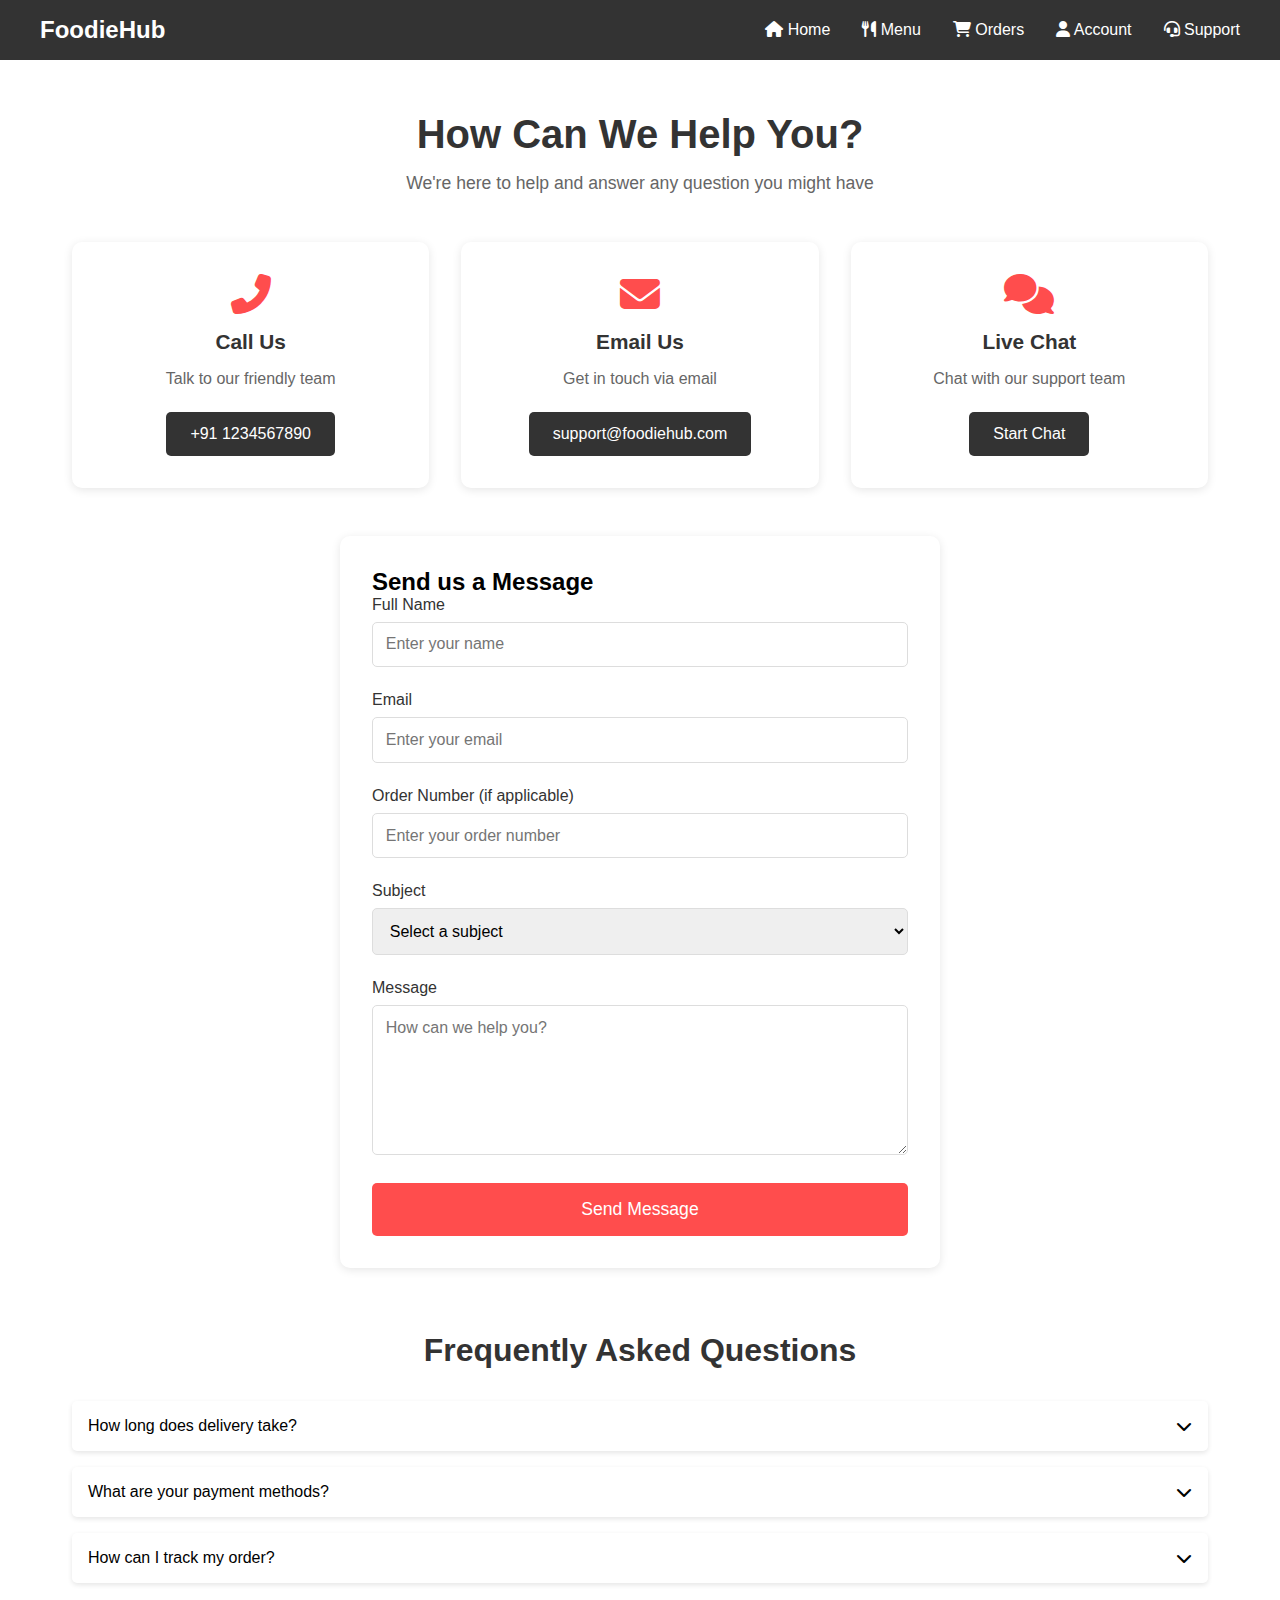
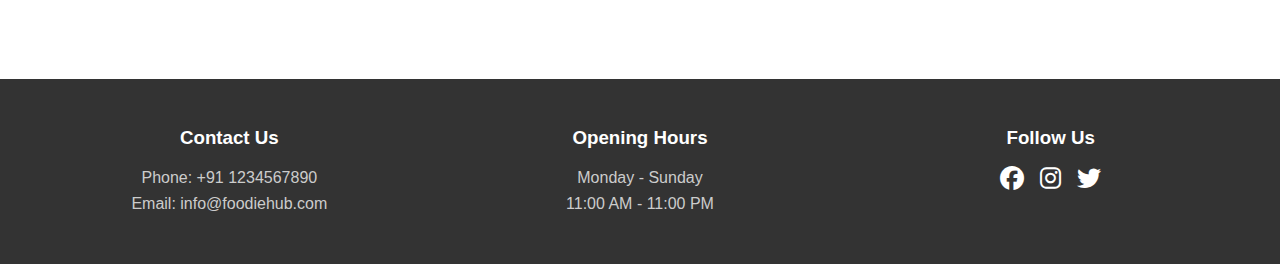
<file: support.html>
<!DOCTYPE html>
<html lang="en">
<head>
    <meta charset="UTF-8">
    <meta name="viewport" content="width=device-width, initial-scale=1.0">
    <title>Support - FoodieHub</title>
    <link rel="stylesheet" href="https://cdnjs.cloudflare.com/ajax/libs/font-awesome/6.5.1/css/all.min.css">
    <link rel="stylesheet" href="navbar.css">
    <link rel="stylesheet" href="index.css">
    <style>
        .support-container {
            margin-top: 80px;
            padding: 2rem;
            max-width: 1200px;
            margin-left: auto;
            margin-right: auto;
        }

        .support-header {
            text-align: center;
            margin-bottom: 3rem;
        }

        .support-title {
            font-size: 2.5rem;
            color: #333;
            margin-bottom: 1rem;
        }

        .support-description {
            color: #666;
            font-size: 1.1rem;
        }

        .support-grid {
            display: grid;
            grid-template-columns: repeat(auto-fit, minmax(300px, 1fr));
            gap: 2rem;
            margin-bottom: 3rem;
        }

        .support-card {
            background: white;
            padding: 2rem;
            border-radius: 10px;
            box-shadow: 0 2px 10px rgba(0,0,0,0.1);
            text-align: center;
            transition: transform 0.3s ease;
        }

        .support-card:hover {
            transform: translateY(-5px);
        }

        .support-card i {
            font-size: 2.5rem;
            color: #ff4d4d;
            margin-bottom: 1rem;
        }

        .support-card h3 {
            font-size: 1.3rem;
            color: #333;
            margin-bottom: 1rem;
        }

        .support-card p {
            color: #666;
            margin-bottom: 1.5rem;
        }

        .support-link {
            display: inline-block;
            padding: 0.8rem 1.5rem;
            background: #333;
            color: white;
            text-decoration: none;
            border-radius: 5px;
            transition: background-color 0.3s ease;
        }

        .support-link:hover {
            background: #444;
        }

        .contact-form {
            max-width: 600px;
            margin: 0 auto;
            padding: 2rem;
            background: white;
            border-radius: 10px;
            box-shadow: 0 2px 10px rgba(0,0,0,0.1);
        }

        .form-group {
            margin-bottom: 1.5rem;
        }

        .form-group label {
            display: block;
            margin-bottom: 0.5rem;
            color: #333;
            font-weight: 500;
        }

        .form-group input,
        .form-group textarea,
        .form-group select {
            width: 100%;
            padding: 0.8rem;
            border: 1px solid #ddd;
            border-radius: 5px;
            font-size: 1rem;
        }

        .form-group textarea {
            height: 150px;
            resize: vertical;
        }

        .submit-btn {
            width: 100%;
            padding: 1rem;
            background: #ff4d4d;
            color: white;
            border: none;
            border-radius: 5px;
            font-size: 1.1rem;
            cursor: pointer;
            transition: background-color 0.3s ease;
        }

        .submit-btn:hover {
            background: #ff3333;
        }

        .faq-section {
            margin: 4rem 0;
        }

        .faq-title {
            text-align: center;
            font-size: 2rem;
            color: #333;
            margin-bottom: 2rem;
        }

        .faq-item {
            background: white;
            border-radius: 5px;
            margin-bottom: 1rem;
            box-shadow: 0 2px 5px rgba(0,0,0,0.1);
        }

        .faq-question {
            padding: 1rem;
            cursor: pointer;
            display: flex;
            justify-content: space-between;
            align-items: center;
            font-weight: 500;
        }

        .faq-answer {
            padding: 0 1rem;
            max-height: 0;
            overflow: hidden;
            transition: max-height 0.3s ease;
        }

        .faq-answer.active {
            padding: 1rem;
            max-height: 500px;
        }

        @media screen and (max-width: 768px) {
            .support-container {
                padding: 1rem;
            }

            .support-title {
                font-size: 2rem;
            }

            .contact-form {
                padding: 1.5rem;
            }
        }
    </style>
</head>
<body>
    <nav class="navbar">
        <div class="nav-content">
            <a href="#" class="logo">FoodieHub</a>
            <ul class="nav-links">
                <li><a href="index.html"><i class="fas fa-home"></i> Home</a></li>
                <li><a href="menu.php"><i class="fas fa-utensils"></i> Menu</a></li>
                <li><a href="order.php"><i class="fas fa-shopping-cart"></i> Orders</a></li>
                <li><a href="account.php"><i class="fas fa-user"></i> Account</a></li>
                <li><a href="support.html"><i class="fas fa-headset"></i> Support</a></li>
            </ul>
            <div class="hamburger">
                <i class="fas fa-bars"></i>
            </div>
        </div>
    </nav>
    <div class="support-container">
        <div class="support-header">
            <h1 class="support-title">How Can We Help You?</h1>
            <p class="support-description">We're here to help and answer any question you might have</p>
        </div>

        <div class="support-grid">
            <div class="support-card">
                <i class="fas fa-phone-alt"></i>
                <h3>Call Us</h3>
                <p>Talk to our friendly team</p>
                <a href="tel:+911234567890" class="support-link">+91 1234567890</a>
            </div>
            <div class="support-card">
                <i class="fas fa-envelope"></i>
                <h3>Email Us</h3>
                <p>Get in touch via email</p>
                <a href="mailto:support@foodiehub.com" class="support-link">support@foodiehub.com</a>
            </div>
            <div class="support-card">
                <i class="fas fa-comments"></i>
                <h3>Live Chat</h3>
                <p>Chat with our support team</p>
                <a href="#" class="support-link">Start Chat</a>
            </div>
        </div>

        <div class="contact-form">
            <h2>Send us a Message</h2>
            <form id="supportForm">
                <div class="form-group">
                    <label for="name">Full Name</label>
                    <input type="text" id="name" required placeholder="Enter your name">
                </div>
                <div class="form-group">
                    <label for="email">Email</label>
                    <input type="email" id="email" required placeholder="Enter your email">
                </div>
                <div class="form-group">
                    <label for="orderNumber">Order Number (if applicable)</label>
                    <input type="text" id="orderNumber" placeholder="Enter your order number">
                </div>
                <div class="form-group">
                    <label for="subject">Subject</label>
                    <select id="subject" required>
                        <option value="">Select a subject</option>
                        <option value="order">Order Issue</option>
                        <option value="delivery">Delivery Problem</option>
                        <option value="food">Food Quality</option>
                        <option value="other">Other</option>
                    </select>
                </div>
                <div class="form-group">
                    <label for="message">Message</label>
                    <textarea id="message" required placeholder="How can we help you?"></textarea>
                </div>
                <button type="submit" class="submit-btn">Send Message</button>
            </form>
        </div>

        <div class="faq-section">
            <h2 class="faq-title">Frequently Asked Questions</h2>
            <div class="faq-list">
                <div class="faq-item">
                    <div class="faq-question">
                        How long does delivery take?
                        <i class="fas fa-chevron-down"></i>
                    </div>
                    <div class="faq-answer">
                        Our standard delivery time is 30-45 minutes, depending on your location and order volume.
                    </div>
                </div>
                <div class="faq-item">
                    <div class="faq-question">
                        What are your payment methods?
                        <i class="fas fa-chevron-down"></i>
                    </div>
                    <div class="faq-answer">
                        We accept cash on delivery, credit/debit cards, UPI, and digital wallets.
                    </div>
                </div>
                <div class="faq-item">
                    <div class="faq-question">
                        How can I track my order?
                        <i class="fas fa-chevron-down"></i>
                    </div>
                    <div class="faq-answer">
                        Once your order is confirmed, you'll receive a tracking link via SMS and email.
                    </div>
                </div>
            </div>
        </div>
    </div>

    <footer class="footer">
        <div class="footer-content">
            <div class="footer-section">
                <h3>Contact Us</h3>
                <p>Phone: +91 1234567890</p>
                <p>Email: info@foodiehub.com</p>
            </div>
            <div class="footer-section">
                <h3>Opening Hours</h3>
                <p>Monday - Sunday</p>
                <p>11:00 AM - 11:00 PM</p>
            </div>
            <div class="footer-section">
                <h3>Follow Us</h3>
                <div class="social-links">
                    <a href="#"><i class="fab fa-facebook"></i></a>
                    <a href="#"><i class="fab fa-instagram"></i></a>
                    <a href="#"><i class="fab fa-twitter"></i></a>
                </div>
            </div>
        </div>
    </footer>

    <script src="navbar.js"></script>
    <script>
        // FAQ Toggle
        document.querySelectorAll('.faq-question').forEach(question => {
            question.addEventListener('click', () => {
                const answer = question.nextElementSibling;
                const icon = question.querySelector('i');
                
                answer.classList.toggle('active');
                icon.classList.toggle('fa-chevron-up');
                icon.classList.toggle('fa-chevron-down');
            });
        });

        // Form Submission
        document.getElementById('supportForm').addEventListener('submit', (e) => {
            e.preventDefault();
            
            // Get form values
            const formData = {
                name: document.getElementById('name').value,
                email: document.getElementById('email').value,
                orderNumber: document.getElementById('orderNumber').value,
                subject: document.getElementById('subject').value,
                message: document.getElementById('message').value
            };

            // Here you would typically send this data to your server
            console.log('Support Form Data:', formData);
            alert('Thank you for your message. We will get back to you soon!');
            e.target.reset();
        });
    </script>
</body>
</html>
</file>
<file: navbar.css>
* {
    margin: 0;
    padding: 0;
    box-sizing: border-box;
    font-family: 'Arial', sans-serif;
}

.navbar {
    background-color: #333;
    padding: 1rem 2rem;
    position: fixed;
    width: 100%;
    top: 0;
    z-index: 1000;
}

.nav-content {
    display: flex;
    justify-content: space-between;
    align-items: center;
    max-width: 1200px;
    margin: 0 auto;
}

.logo {
    color: #fff;
    font-size: 1.5rem;
    font-weight: bold;
    text-decoration: none;
}

.nav-links {
    display: flex;
    gap: 2rem;
    list-style: none;
}

.nav-links a {
    color: #fff;
    text-decoration: none;
    font-size: 1rem;
    transition: color 0.3s ease;
}

.nav-links a:hover {
    color: #ffd700;
}

.hamburger {
    display: none;
    cursor: pointer;
    color: #fff;
    font-size: 1.5rem;
}

@media screen and (max-width: 768px) {
    .hamburger {
        display: block;
    }

    .nav-links {
        display: none;
        position: absolute;
        top: 100%;
        left: 0;
        right: 0;
        background-color: #333;
        flex-direction: column;
        padding: 1rem;
        text-align: center;
    }

    .nav-links.active {
        display: flex;
    }

    .nav-links li {
        margin: 1rem 0;
    }
}
</file>
<file: index.css>
/* Hero Section */
.hero {
    height: 80vh;
    background: linear-gradient(rgba(0, 0, 0, 0.5), rgba(0, 0, 0, 0.5)),
        url('https://plus.unsplash.com/premium_photo-1661883237884-263e8de8869b?fm=jpg&q=60&w=3000&ixlib=rb-4.0.3&ixid=M3wxMjA3fDB8MHxzZWFyY2h8MXx8cmVzdGF1cmFudHxlbnwwfHwwfHx8MA%3D%3D') center/cover;
    display: flex;
    align-items: center;
    justify-content: center;
    text-align: center;
    color: white;
    padding: 0 20px;
}
p{
    color: rgb(243, 238, 238);
   
}
.hero-content {
    max-width: 800px;
}

.hero h1 {
    font-size: 3.5rem;
    margin-bottom: 1rem;
}

.hero p {
    font-size: 1.2rem;
    margin-bottom: 2rem;
}

.cta-button {
    display: inline-block;
    padding: 1rem 2rem;
    background: #4dff62;
    color: white;
    text-decoration: none;
    border-radius: 5px;
    font-size: 1.1rem;
    transition: background-color 0.3s ease;
}

.cta-button:hover {
    background: #ff3333;
}

/* Features Section */
.features {
    padding: 4rem 2rem;
    background: #f9f9f9;
}

.features-container {
    max-width: 1200px;
    margin: 0 auto;
}

.section-title {
    text-align: center;
    font-size: 2.5rem;
    color: #333;
    margin-bottom: 3rem;
}

.features-grid {
    display: grid;
    grid-template-columns: repeat(auto-fit, minmax(250px, 1fr));
    gap: 2rem;
}

.feature-card {
    text-align: center;
    padding: 2rem;
    background: white;
    border-radius: 10px;
    box-shadow: 0 2px 10px rgba(0, 0, 0, 0.1);
    transition: transform 0.3s ease;
}

.feature-card:hover {
    transform: translateY(-5px);
}

.feature-icon {
    font-size: 2.5rem;
    color: #ff4d4d;
    margin-bottom: 1rem;
}

.feature-title {
    font-size: 1.3rem;
    color: #333;
    margin-bottom: 1rem;
}

.feature-description {
    color: #666;
    line-height: 1.6;
}

/* Popular Dishes Section */
.popular-dishes {
    padding: 4rem 2rem;
}

.dishes-grid {
    display: grid;
    grid-template-columns: repeat(auto-fit, minmax(280px, 1fr));
    gap: 2rem;
    max-width: 1200px;
    margin: 0 auto;
}

.dish-card {
    background: white;
    border-radius: 10px;
    overflow: hidden;
    box-shadow: 0 2px 10px rgba(0, 0, 0, 0.1);
}

.dish-image {
    width: 100%;
    height: 200px;
    object-fit: cover;
}

.dish-info {
    padding: 1.5rem;
}

.dish-title {
    font-size: 1.2rem;
    color: #333;
    margin-bottom: 0.5rem;
}

.dish-price {
    color: #ff4d4d;
    font-weight: bold;
    margin-bottom: 1rem;
}

.order-now {
    display: inline-block;
    padding: 0.8rem 1.5rem;
    background: #333;
    color: white;
    text-decoration: none;
    border-radius: 5px;
    transition: background-color 0.3s ease;
}

.order-now:hover {
    background: #444;
}

/* Footer */
.footer {
    background: #333;
    color: white;
    padding: 3rem 2rem;
    text-align: center;
}

.footer-content {
    max-width: 1200px;
    margin: 0 auto;
    display: grid;
    grid-template-columns: repeat(auto-fit, minmax(250px, 1fr));
    gap: 2rem;
}

.footer-section h3 {
    margin-bottom: 1rem;
}

.footer-section p {
    color: #ccc;
    line-height: 1.6;
}

.social-links {
    display: flex;
    justify-content: center;
    gap: 1rem;
    margin-top: 1rem;
}

.social-links a {
    color: white;
    font-size: 1.5rem;
    transition: color 0.3s ease;
}

.social-links a:hover {
    color: #ff4d4d;
}

@media screen and (max-width: 768px) {
    .hero h1 {
        font-size: 2.5rem;
    }

    .section-title {
        font-size: 2rem;
    }
}
</file>
